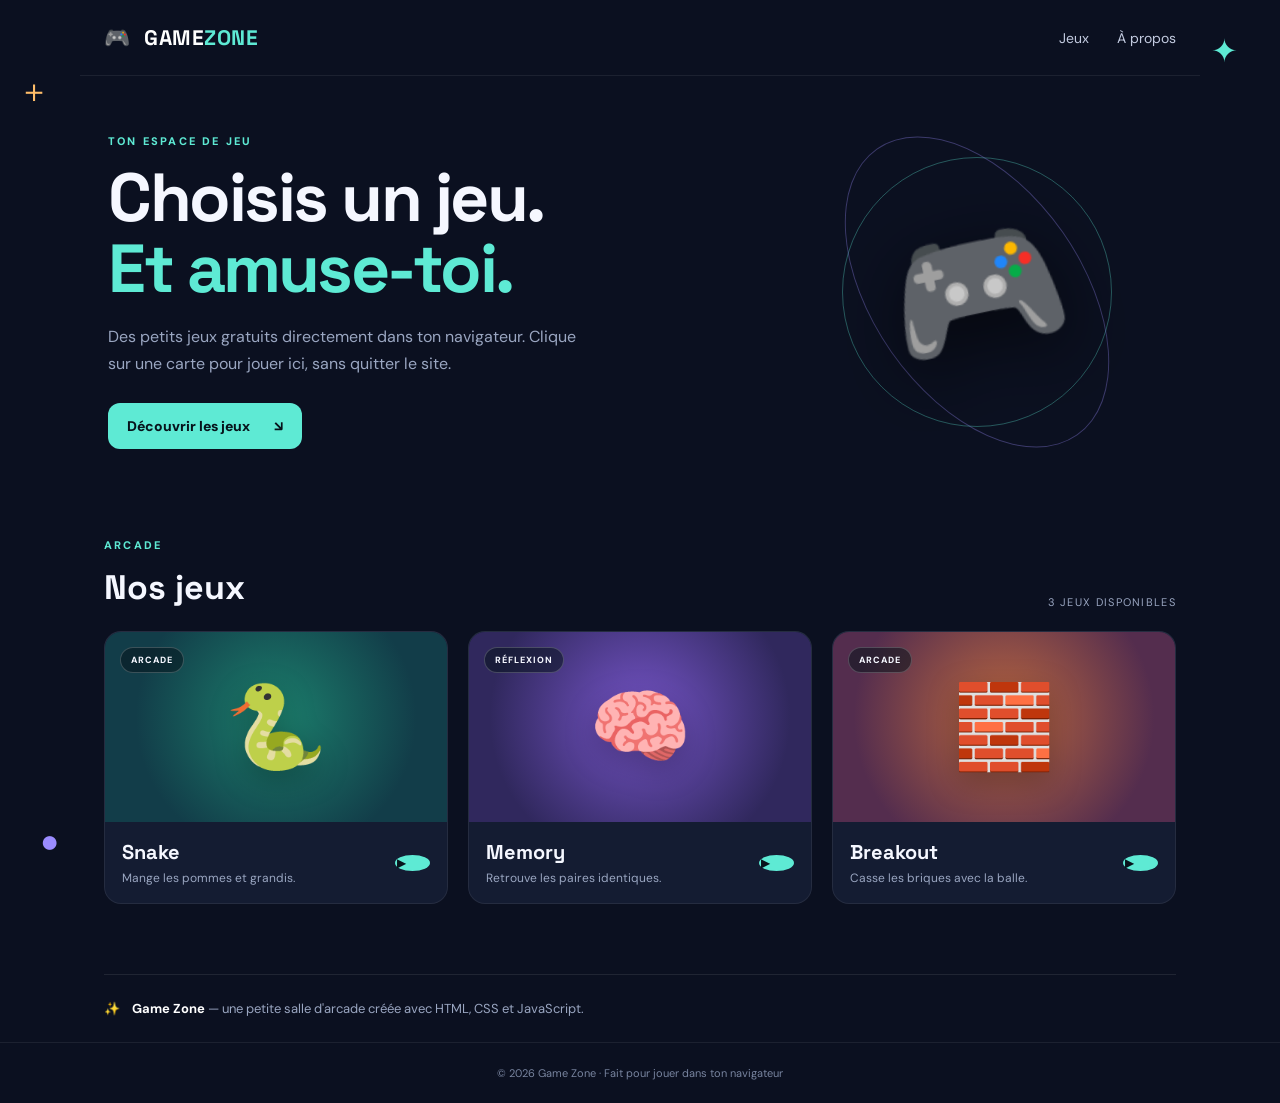
<file: index.html>
<!doctype html>
<html lang="fr">
<head>
  <meta charset="utf-8">
  <meta name="viewport" content="width=device-width, initial-scale=1">
  <title>Game Zone</title>
  <link rel="stylesheet" href="style.css">
</head>
<body>
  <header class="topbar">
    <a class="brand" href="index.html"><span class="brand-icon">🎮</span> GAME<span>ZONE</span></a>
    <nav><a href="#games">Jeux</a><a href="#about">À propos</a></nav>
  </header>

  <main>
    <section class="hero">
      <div class="hero-copy">
        <p class="eyebrow">TON ESPACE DE JEU</p>
        <h1>Choisis un jeu.<br><span>Et amuse-toi.</span></h1>
        <p class="hero-text">Des petits jeux gratuits directement dans ton navigateur. Clique sur une carte pour jouer ici, sans quitter le site.</p>
        <a class="primary-btn" href="#games">Découvrir les jeux <span>↘</span></a>
      </div>
      <div class="hero-art" aria-hidden="true">
        <div class="orbit orbit-one"></div><div class="orbit orbit-two"></div>
        <div class="bigpad">🎮</div><span class="float f1">✦</span><span class="float f2">●</span><span class="float f3">＋</span>
      </div>
    </section>

    <section class="games-section" id="games">
      <div class="section-heading">
        <div><p class="eyebrow">ARCADE</p><h2>Nos jeux</h2></div>
        <span class="game-count">3 JEUX DISPONIBLES</span>
      </div>
      <div class="game-grid">
        <a class="game-card" href="play.html?game=snake">
          <div class="cover snake-cover"><span class="cover-emoji">🐍</span><span class="cover-tag">ARCADE</span></div>
          <div class="card-info"><div><h3>Snake</h3><p>Mange les pommes et grandis.</p></div><span class="play-icon">▶</span></div>
        </a>
        <a class="game-card" href="play.html?game=memory">
          <div class="cover memory-cover"><span class="cover-emoji">🧠</span><span class="cover-tag">RÉFLEXION</span></div>
          <div class="card-info"><div><h3>Memory</h3><p>Retrouve les paires identiques.</p></div><span class="play-icon">▶</span></div>
        </a>
        <a class="game-card" href="play.html?game=breakout">
          <div class="cover breakout-cover"><span class="cover-emoji">🧱</span><span class="cover-tag">ARCADE</span></div>
          <div class="card-info"><div><h3>Breakout</h3><p>Casse les briques avec la balle.</p></div><span class="play-icon">▶</span></div>
        </a>
      </div>
    </section>

    <section class="about" id="about"><span>✨</span><p><strong>Game Zone</strong> — une petite salle d'arcade créée avec HTML, CSS et JavaScript.</p></section>
  </main>
  <footer>© 2026 Game Zone · Fait pour jouer dans ton navigateur</footer>
</body>
</html>
</file>
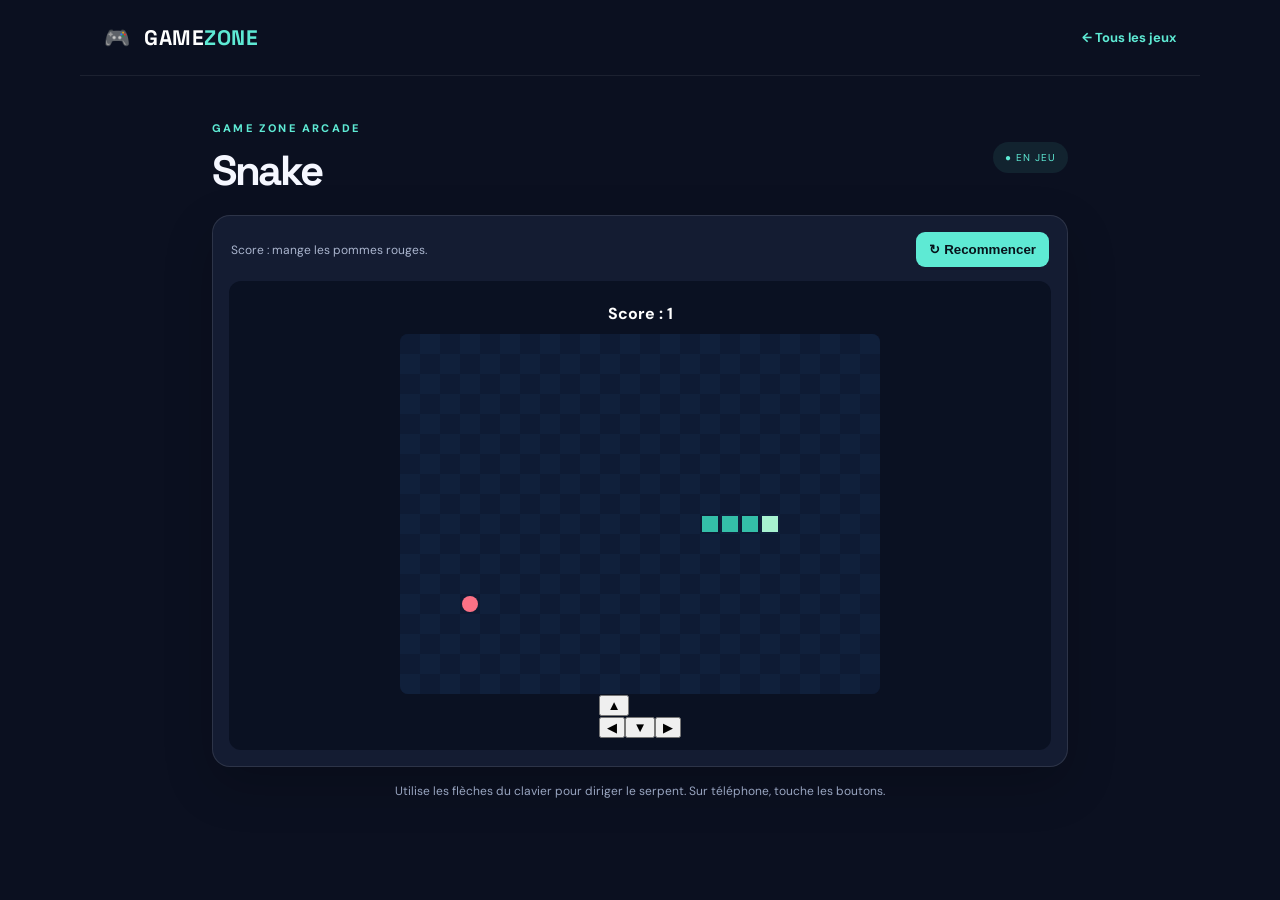
<file: play.html>
<!doctype html>
<html lang="fr">
<head>
  <meta charset="utf-8">
  <meta name="viewport" content="width=device-width,initial-scale=1">
  <title>Jouer | Game Zone</title>
  <link rel="stylesheet" href="style.css">
  <link rel="stylesheet" href="games.css">
</head>
<body>
<header class="topbar">
  <a class="brand" href="index.html"><span class="brand-icon">🎮</span> GAME<span>ZONE</span></a><a class="back-link" href="index.html">← Tous les jeux</a></header>
<main class="play-main">
  <div class="play-heading"><div><p class="eyebrow">GAME ZONE ARCADE</p><h1 id="game-title">Jeu</h1></div><span class="live-pill">● EN JEU</span></div>
  <section class="game-shell"><div class="game-toolbar"><span id="game-description">Amuse-toi !</span><button id="restart" class="small-btn">↻ Recommencer</button></div><div id="game-root"></div></section>
  <p class="help-text" id="help-text"></p>
</main>
<script src="games.js"></script>
</body></html>
</file>
<file: style.css>
@import url('https://fonts.googleapis.com/css2?family=DM+Sans:wght@400;500;600;700;800&family=Space+Grotesk:wght@500;600;700&display=swap');
:root{--bg:#0b1020;
    --panel:#141c32;
    --muted:#9aa6c1;
    --text:#f5f7ff;
    --cyan:#5eead4;
    --purple:#9b8cff}
*{box-sizing:border-box}
html{scroll-behavior:smooth}
body{margin:0;
background:var(--bg);
color:var(--text);
font-family:'DM Sans',sans-serif}
.topbar{height:76px;
max-width:1120px;
margin:auto;
padding:0 24px;
display:flex;
align-items:center;
justify-content:space-between;
border-bottom:1px solid #ffffff12}
.brand{font:700 21px 'Space Grotesk';
color:white;
text-decoration:none;
letter-spacing:.5px}
.brand span:last-child{color:var(--cyan)}
.brand-icon{margin-right:8px}
nav{display:flex;gap:28px}
nav a{color:#c3cbe0;
text-decoration:none;
font-size:14px}
nav a:hover{color:var(--cyan)}
main{max-width:1120px;
margin:auto;padding:0 24px}
.hero{min-height:420px;
display:flex;
align-items:center;
justify-content:space-between;
padding:58px 4px 54px;
overflow:hidden}
.hero-copy{max-width:560px;
z-index:1}
.eyebrow{font-size:11px;
font-weight:800;
letter-spacing:2.2px;
color:var(--cyan);
margin:0 0 14px}
h1,h2,h3,p{margin-top:0}
h1{font:700 clamp(42px,6vw,68px)/1.05 'Space Grotesk';
letter-spacing:-2.5px;
margin-bottom:18px}
h1 span{color:var(--cyan)}
.hero-text{color:var(--muted);
font-size:16px;
line-height:1.7;
max-width:470px;
margin-bottom:26px}
.primary-btn{display:inline-flex;
gap:24px;
align-items:center;
background:var(--cyan);
color:#07131b;
padding:14px 19px;
border-radius:12px;
text-decoration:none;
font-weight:800;
font-size:14px}
.primary-btn:hover{transform:translateY(-2px)}
.hero-art{width:390px;
    height:310px;
    display:grid;
    place-items:center}
.bigpad{font-size:145px;
    filter:drop-shadow(0 20px 35px #0009);
    transform:rotate(-12deg);z-index:1}
.orbit{position:absolute;
    border:1px solid #5eead455;
    border-radius:50%;
    width:270px;
    height:270px}
.orbit-two{width:350px;
    height:210px;
    transform:rotate(55deg);
    border-color:#9b8cff55}
.float{position:absolute;
    font-size:32px;
    color:var(--cyan)}
.f1{top:30px;right:42px}
.f2{bottom:38px;left:40px;
    color:var(--purple)}
.f3{top:70px;
    left:18px;
    color:#ffbd69}
.games-section{padding:35px 0 70px}
.section-heading{display:flex;
    align-items:end;
    justify-content:space-between;
    margin-bottom:22px}
.section-heading
 h2{font:700 34px 'Space Grotesk';
    margin:0}
.game-count{color:var(--muted);
    font-size:11px;
    letter-spacing:1.3px}
.game-grid{display:grid;
    grid-template-columns:repeat(3,1fr);
    gap:20px}
.game-card{background:var(--panel);
    border:1px solid #ffffff12;
    border-radius:17px;
    overflow:hidden;
    text-decoration:none;
    color:var(--text);
    transition:.2s}
.game-card:hover{transform:translateY(-5px);
    border-color:#5eea9a88;
    box-shadow:0 16px 35px #0003}
.cover{height:190px;
    display:grid;
    place-items:center;
    position:relative;
    overflow:hidden}
    .cover-emoji{font-size:82px;
    filter:drop-shadow(0 10px 15px #0004)}
.snake-cover{background:radial-gradient(circle at 50% 45%,#1c806d,#123d49 70%)}
.memory-cover{background:radial-gradient(circle at 50% 45%,#7655c9,#30285d 75%)}
.breakout-cover{background:radial-gradient(circle at 50% 45%,#bd683f,#542d4e 75%)}
.cover-tag{position:absolute;
    top:15px;left:15px;
    background:#07131b88;
    border:1px solid #ffffff33;
    border-radius:30px;padding:6px 10px;
    font-size:9px;
    font-weight:800;
    letter-spacing:1px}
.card-info{padding:17px;
    display:flex;
    align-items:center;
    justify-content:space-between}
.card-info h3{font:700 20px 'Space Grotesk';
    margin:0 0 5px}
.card-info p{color:var(--muted);
    font-size:12px;
    margin:0}
.play-icon{width:35px;
    display:grid;-items:center;
    background:#5eead4;
    color:#07131b;
    border-radius:50%;
    font-size:12px;
    padding-left:2px}
.about{border-top:1px solid #ffffff16;
    padding:25px 0;
    display:flex;
    gap:12px;
    align-items:center;
    color:var(--muted);
    font-size:13px}
.about p{margin:0}
.about strong{color:white}
footer{text-align:center;
    border-top:1px solid #ffffff12;
    color:#78849f;
    padding:23px;
    font-size:11px}
@media(max-width:760px)
{.hero{padding-top:48px;
    min-height:auto}
.hero-art{width:190px;
    opacity:.65;
    margin-right:-65px}
.bigpad{font-size:95px}
.orbit{width:180px;
    height:180px}
.orbit-two{width:220px;
    height:140px}
.game-grid{grid-template-columns:1fr 1fr}
.cover{height:150px}
.card-info{padding:13px}
.card-info p{font-size:11px}}
@media(max-width:480px){.hero-art{display:none}.hero{padding:55px 0}.game-grid{grid-template-columns:1fr}.cover{height:190px}.game-count{font-size:9px}nav{gap:15px}}
</file>
<file: games.css>
.back-link{
color:var(--cyan);text-decoration:none;
font-size:13px;
font-weight:700}
.play-main
{max-width:900px;
margin:45px auto;
padding:0 22px}
.play-heading{display:flex;
align-items:center;
justify-content:space-between;
margin-bottom:22px}
.play-heading h1{font-size:42px;
margin:0}
.live-pill{font-size:10px;
letter-spacing:1px;
color:var(--cyan);
background:#5eead415;
padding:9px 12px;
border-radius:30px}
.game-shell{background:#141c32;
border:1px solid #ffffff1b;
border-radius:18px;
padding:16px;
box-shadow:0 18px 50px #0003}
.game-toolbar{display:flex;
align-items:center;
justify-content:space-between;
color:#aab5ce;
font-size:12px;
padding:0 2px 14px}
.small-btn{border:0;
border-radius:9px;
background:#5eead4;
color:#07131b;
font-weight:800;
padding:10px 13px;
cursor:pointer}
.help-text{text-align:center;
color:#98a5c0;
font-size:12px;
margin-top:16px}
#game-root{min-height:360px;
background:#0a1122;
border-radius:12px;
display:grid;
place-items:center;
overflow:hidden;
padding:12px}
canvas{display:block;
max-width:100%;
height:auto;
background:#0c1730;
border-radius:8px}
.game-status{color:white;
text-align:center;
font-weight:700;
margin:10px}
.memory-board{display:grid;
grid-template-columns:repeat(4,minmax(54px,85px));
gap:10px;justify-content:center;width:100%}
.memory-card{aspect-ratio:1;
border:1px solid #ffffff22;
background:#202d4a;
border-radius:12px;
color:white;
font-size:30px;
cursor:pointer}
.memory-card.flipped{background:#5eead4;
color:#08131a}
.memory-card:disabled{cursor:default}
@media(max-width:500px){
    .play-main{margin:28px auto}
    .play-heading h1{font-size:34px}
    #game-root{min-height:320px;padding:8px}
    .memory-board{gap:7px;
     grid-template-columns:repeat(4,minmax(48px,68px))}
    }
</file>
